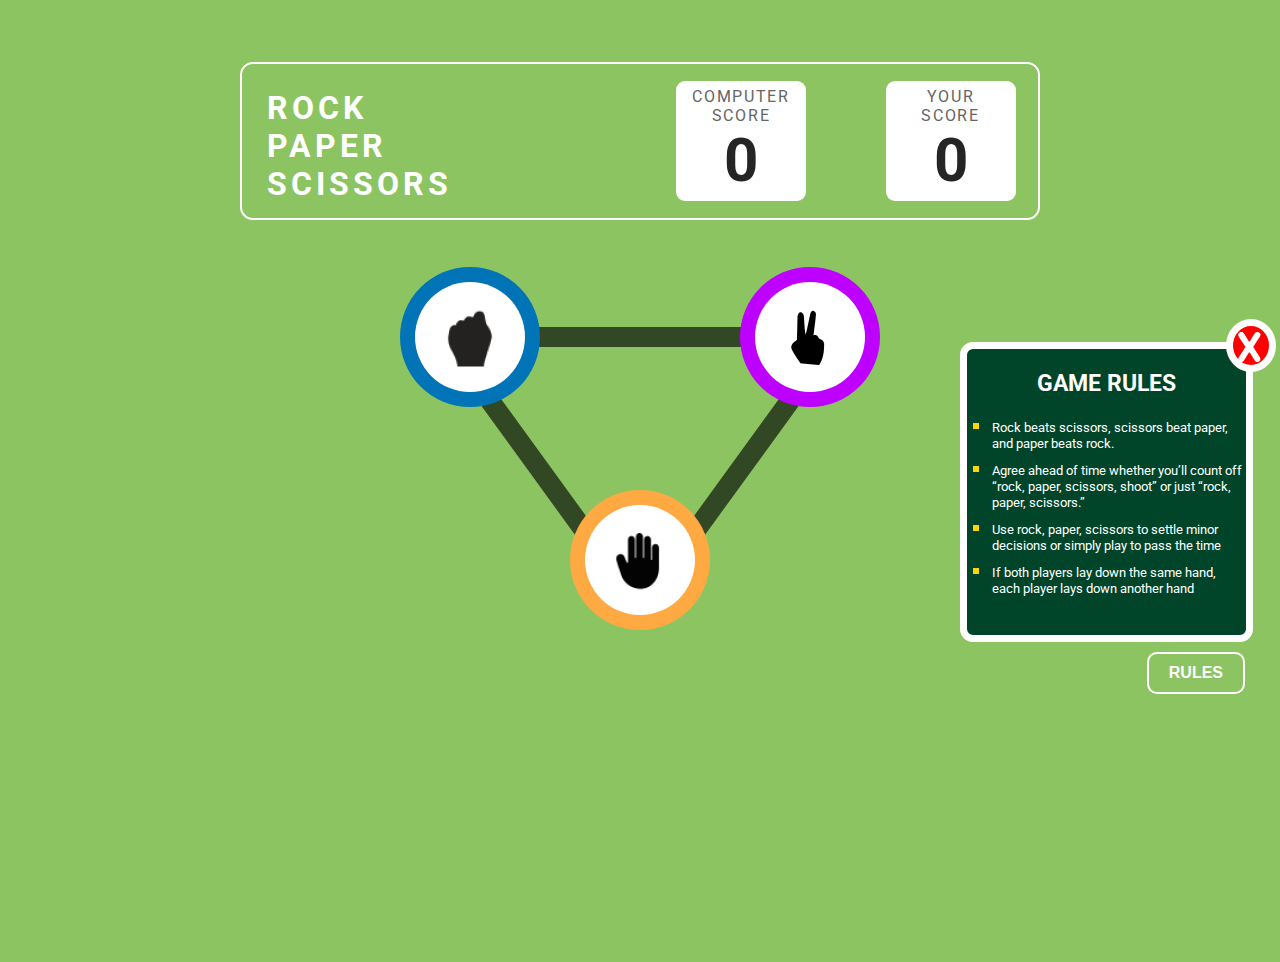
<file: index.html>
<!DOCTYPE html>
<html lang="en">
<head>
  <meta charset="UTF-8">
  <meta name="viewport" content="width=device-width, initial-scale=1.0">
  <title>JavaScript Module Test</title>
  <link rel="stylesheet" href="style.css">
  <link rel="preconnect" href="https://fonts.googleapis.com">
  <link rel="preconnect" href="https://fonts.gstatic.com" crossorigin>
  <link href="https://fonts.googleapis.com/css2?family=Roboto&display=swap" rel="stylesheet">
</head>

<body>
  <div class="container">
    <div class="score-container">
      <div class="side-title">
        <h1>ROCK <br>PAPER <br> SCISSORS </h1>
      </div>
      <div class="score-display">
        <p class="score">COMPUTER SCORE </p>
        <h1 id="cpuScore">0</h1>

      </div>
      <div class="score-display" style="margin-left:10% ;">
        <p class="score">YOUR <br> SCORE </p>
        <h1 id="userScore">0</h1>
      </div>
    </div>

    <section class="game">
      <div class="choice-container" id="choiceContainer">
        <button class="choice-btn rock" data-value="rock" onclick="userPicked('rock')">
          <img src="assets/rock.png" alt="ROCK">
        </button>
        <div class="line line1"></div>
        <button class="choice-btn scissor" data-value="scissor" onclick="userPicked('scissor')">
          <img src="assets/scissor.png" alt="SCISSORS">
        </button>
        <div class="line leftSlant"></div>
        <div class="line rightSlant"></div>
        <button class="choice-btn paper" data-value="paper" onclick="userPicked('paper')">
          <img src="assets/paper.png" alt="PAPER">
        </button>
      </div>
    </section>

    <!-- ************************Result container**************** -->

    <section class="result-container" id="resultContainer">
      <div class="userSelected">
        <h5>YOU PICKED </h5>
        <div class="choice-btn paper youPicked" id="YouSelected">
          <img src="assets/paper.png" alt="PAPER" id="userPickedImg">
        </div>
      </div>
      <div class="display-result" id="resultDisplay">
        <div>
          <h1 id="resultText">YOU WIN <br> </h1> <span>AGAINST PC</span>
        </div>
        <button class="btn playAgain"> PLAY AGAIN</button>
      </div>
      <div class="pcSelected">
        <h5>PC PICKED </h5>
        <div class="choice-btn rock pcChose" id="PcSelected">
          <img src="assets/rock.png" alt="PC ROCK">
        </div>
      </div>
    </section>

    <!-- ****************** Rules modal box************** -->
    <div class="RulesOfGame">
      <div class="modalBox" id="rulesBox">
        <div class="ruleHeading">
          <h3>GAME RULES</h3>
        </div>
        <div class="closeBtn">
          <img src="assets/closeIcon.png"  alt="closen icon"/>
        </div>
        <div class="rules">
          <ul>
            <li class="list_item">
              Rock beats scissors, scissors beat paper, and paper beats rock.
            </li>
            <li class="list_item">
              Agree ahead of time whether you’ll count off “rock, paper,
              scissors, shoot” or just “rock, paper, scissors.”
            </li>
            <li class="list_item">
              Use rock, paper, scissors to settle minor decisions or simply play
              to pass the time
            </li>
            <li class="list_item">
              If both players lay down the same hand, each player lays down
              another hand
            </li>
          </ul>
        </div>
      </div>
    </div>
    <div class="bottomBtns">
      <button class="btn rulesBtn" id="rulesButton"> RULES</button>
      <a class="nextBtn rulesBtn" href="hurray.html"> NEXT </a>
    </div>
  </div>

  <script src="main.js"></script>

</body>
</html>
</file>
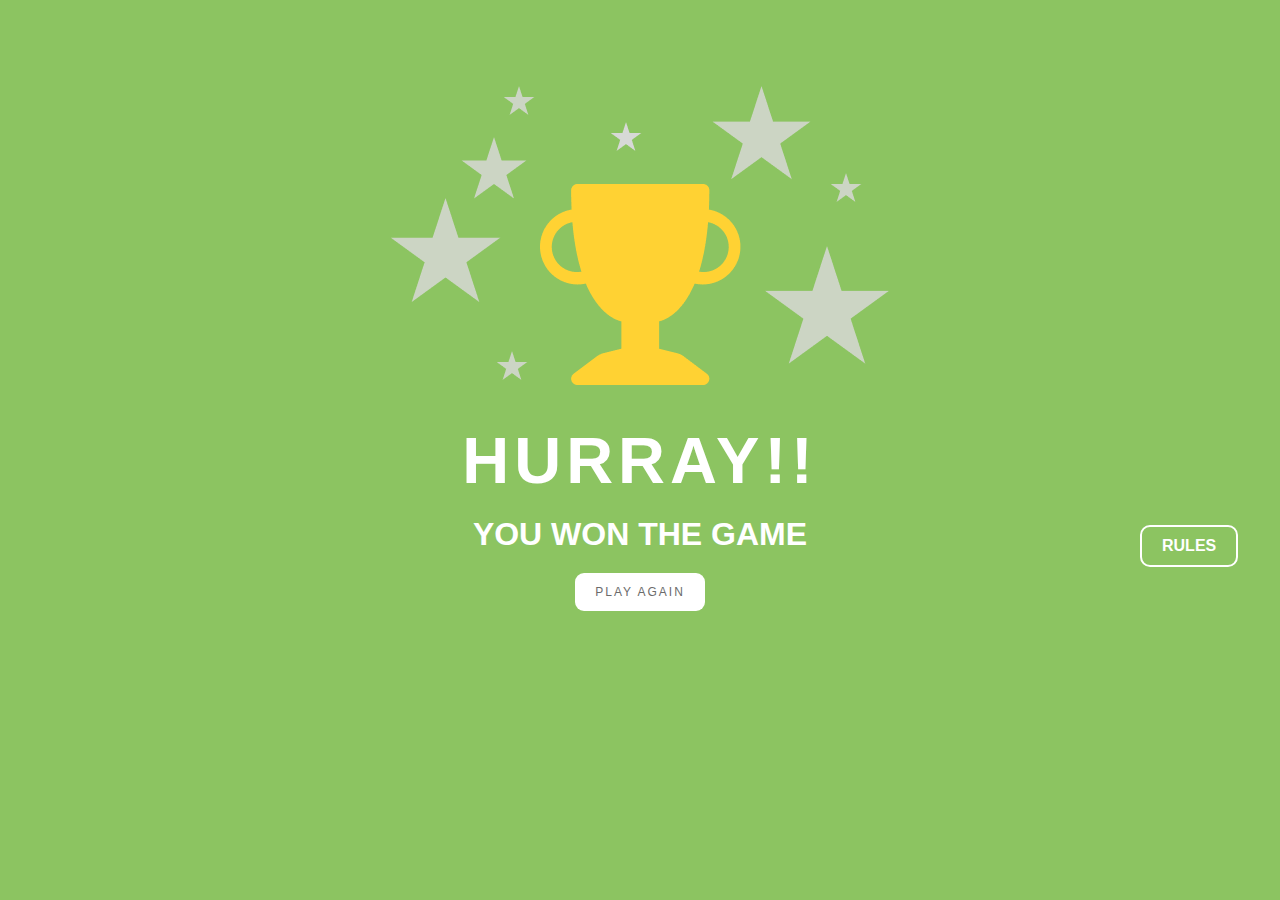
<file: hurray.html>
<!DOCTYPE html>
<html lang="en">

<head>
  <meta charset="UTF-8">
  <meta name="viewport" content="width=device-width, initial-scale=1.0">
  <title>Congratulations</title>
  <link rel="stylesheet" href="style.css">
</head>

<body>
  <section class="celebration-container">
    <div class="bgStars">
      <img src="assets/bgStars.png" alt="background stars">
    </div>
    <img src="assets/trophy.png" class="trophy" alt="Trophy Gift">

    <div class="celebTxt">
      <h1>HURRAY!! </h1> <br>
      <p>YOU WON THE GAME</p>
    </div>
    <a class="btn playAgain" href="index.html"> PLAY AGAIN</a>
  </section>
  <!-- Rules Modal -->

  <div class="RulesOfGame">
    <div class="modalBox" id="rulesBox" style="display: none;">
      <div class="ruleHeading">
        <h3>GAME RULES</h3>
      </div>
      <div class="closeBtn">
        <img src="assets/closeIcon.png" />
      </div>
      <div class="rules">
        <ul>
          <li class="list_item">
            Rock beats scissors, scissors beat paper, and paper beats rock.
          </li>
          <li class="list_item">
            Agree ahead of time whether you’ll count off “rock, paper,
            scissors, shoot” or just “rock, paper, scissors.”
          </li>
          <li class="list_item">
            Use rock, paper, scissors to settle minor decisions or simply play
            to pass the time
          </li>
          <li class="list_item">
            If both players lay down the same hand, each player lays down
            another hand
          </li>
        </ul>
      </div>
    </div>
    <div class="bottomBtns">
      <button class="rulesBtn" id="celebRulesBtn" > RULES</button>
    </div>
  </div>

  <script src="hurray.js"></script>
</body>

</html>
</file>
<file: style.css>
* {
  margin: 0;
  padding: 0;
  box-sizing: border-box;
}

body {
  font-family: 'Roboto', sans-serif;
  background-color: #8CC461;
}

.container {
  width: 100vw;
  height: 100vh;
}

.score-container {
  width: 800px;
  height: 158px;
  display: flex;
  margin: 62px auto;
  border-radius: 13px;
  border: 2px solid #FFF;
  flex-shrink: 0;
}

.side-title {
  color: #fff;
  margin: 25px;
  letter-spacing: 4px;
}

.score-display {
  width: 130px;
  height: 120px;
  margin-left: 25%;
  border-radius: 9px;
  background: #FFF;
  display: flex;
  flex-direction: column;
  align-self: center;
  justify-content: center;
  align-items: center;

}

.score {
  text-align: center;
  color: #656565;
  letter-spacing: 1.7px;
}

.score-display h1 {
  color: #252525;
  font-size: 60px;
  font-weight: 700;
}

/* ******************Choice selection ************************ */
.game {
  display: flex;
  justify-content: center;
}

.choice-container {
  flex-wrap: wrap;
  justify-content: center;
  width: 460px;
  height: 380px;
  position: relative;
  display: flex;
}

.choice-btn {
  position: relative;
  background: white;
  border: none;
  border-radius: 50%;
  width: 110px;
  height: 110px;
  display: flex;
  justify-content: center;
  align-items: center;
}

.choice-btn::before {
  content: '';
  position: absolute;
  width: 140px;
  height: 140px;
  border-radius: 50%;
  top: -15px;
  left: -15px;
  z-index: -1;
}

.rock::before {
  background-color: #0074B6;
}

.scissor::before {
  background-color: #BD00FF;
}

.paper::before {
  background-color: #FFA943;
}

.choice-btn:hover {
  cursor: pointer;
}


.line {
  width: 230px;
  border: 5px;
  position: relative;
  background-color: rgba(0, 0, 0, 0.64);
  height: 20px;
  z-index: -2;
}

.line.line1 {
  top: 45px;
}

.leftSlant {
  transform: rotate(54deg);
}

.rightSlant {
  transform: rotate(-54deg);
}

/* ******************* RESULT CONTAINER********************** */
.result-container {
  display: none;
  position: relative;
  justify-content: center;
  align-items: center;
  margin-bottom: 5%;
}

.result-container h5 {
  padding-bottom: 70%;
  text-align: center;
  color: white;
  letter-spacing: 2.5px;
  font-size: 16px;
}

.display-result {
  margin: 8% 6% 0;
  text-align: center;
  color: white;
  letter-spacing: 3px;
  line-height: 2.2rem;
  font-size: 23px;
}

.display-result span {
  letter-spacing: 2px;
  font-weight: 800;
  font-size: 20px;
}

.winnerAnimation .choice-btn::before {
  box-shadow: 0 0 0 40px #2a9c2a, 0 0 0 80px #1da82bc9, 0 0 0 120px #1da82b80;
  animation: winner 1.5s infinite ease-in-out;
}

@keyframes winner {
  from {
    transform: scale(0.5);
    opacity: 0;

  }

  to {
    transform: scale(1);
    opacity: 0.5;

  }
}

.playAgain {
  color: #6B6B6B;
  background-color: #fff;
  font-size: 12px;
  padding: 12px 20px;
  letter-spacing: 2px;
  border: none;
  border-radius: 9px;
  margin-top: 20px;
  cursor: pointer;
  text-decoration: none;
}

.playAgain:hover {
  background-color: bisque;
}

/* ****************************Game rules*************** */
.RulesOfGame {
  margin-top: -25%;
  position: absolute;
  left: 75%;
  display: block;
}

.modalBox {
  width: 293px;
  height: 300px;
  border-radius: 13px;
  background-color: #004429;
  border: 7px solid #fff;
  color: #fff;
  position: absolute;
  display: block;

}

.closeBtn {
  margin-top: -35%;
  margin-left: 93%;
  position: absolute;
  background: red;
  padding: 5px;
  width: 50px;
  height: 53px;
  border-radius: 50%;
  border: 7px solid white;
}

.ruleHeading {
  display: flex;
  justify-content: center;
  font-size: 20px;
  margin: 20px;
}

.rules {
  margin: 10px 0 2px 25px;
  font-size: 13px;
  line-height: 1rem;
}

.list_item {
  list-style: square;
  margin-bottom: 8px;
}

.list_item::marker {
  font-size: 20px;
  color: #FFD600;
  text-align: center;
}

.bottomBtns {
  position: absolute;
  display: flex;
  right: 20px;
}

.rulesBtn {
  float: right;
  margin: -10px 15px;
  padding: 10px 20px;
  border-radius: 10px;
  background: transparent;
  border: 2px solid white;
  color: white;
  font-size: 16px;
  font-weight: 600;
}

.nextBtn {
  display: none;
  text-decoration: none;
}

/* ************** Hurray Page styling **************/
.celebration-container {
  display: flex;
  flex-direction: column;
  width: 100%;
  top: 86px;
  position: relative;
  justify-content: center;
  align-items: center;
}

.trophy {
  position: absolute;
  margin-top: -10%;
  z-index: 1;
}

.celebTxt {
  text-align: center;
  color: white;
}

.celebTxt h1 {
  font-size: 65px;
  margin-top: 10%;
  letter-spacing: 5px;
}

.celebTxt p {
  font-size: 32px;
  font-weight: 600;
}

#celebRulesBtn {
  position: absolute;
  top: 330px;
  left: 185px;
}
</file>
